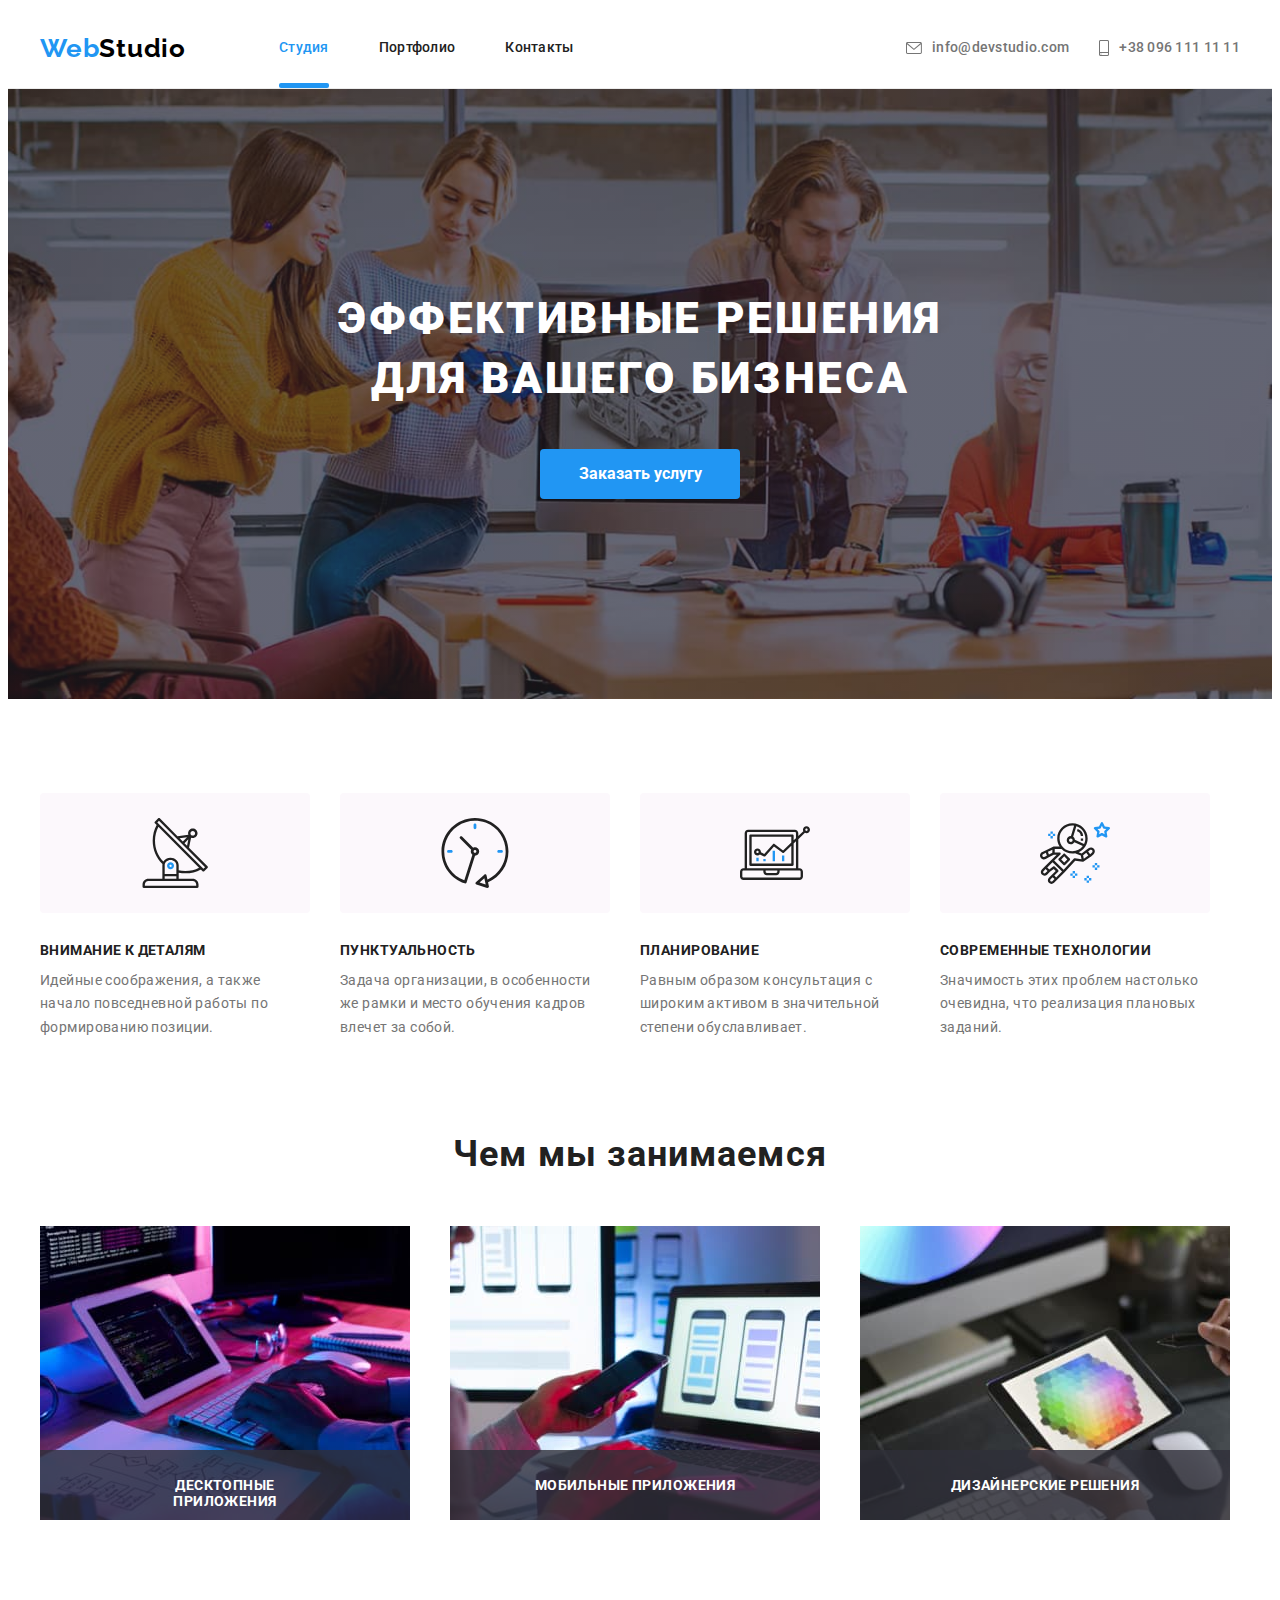
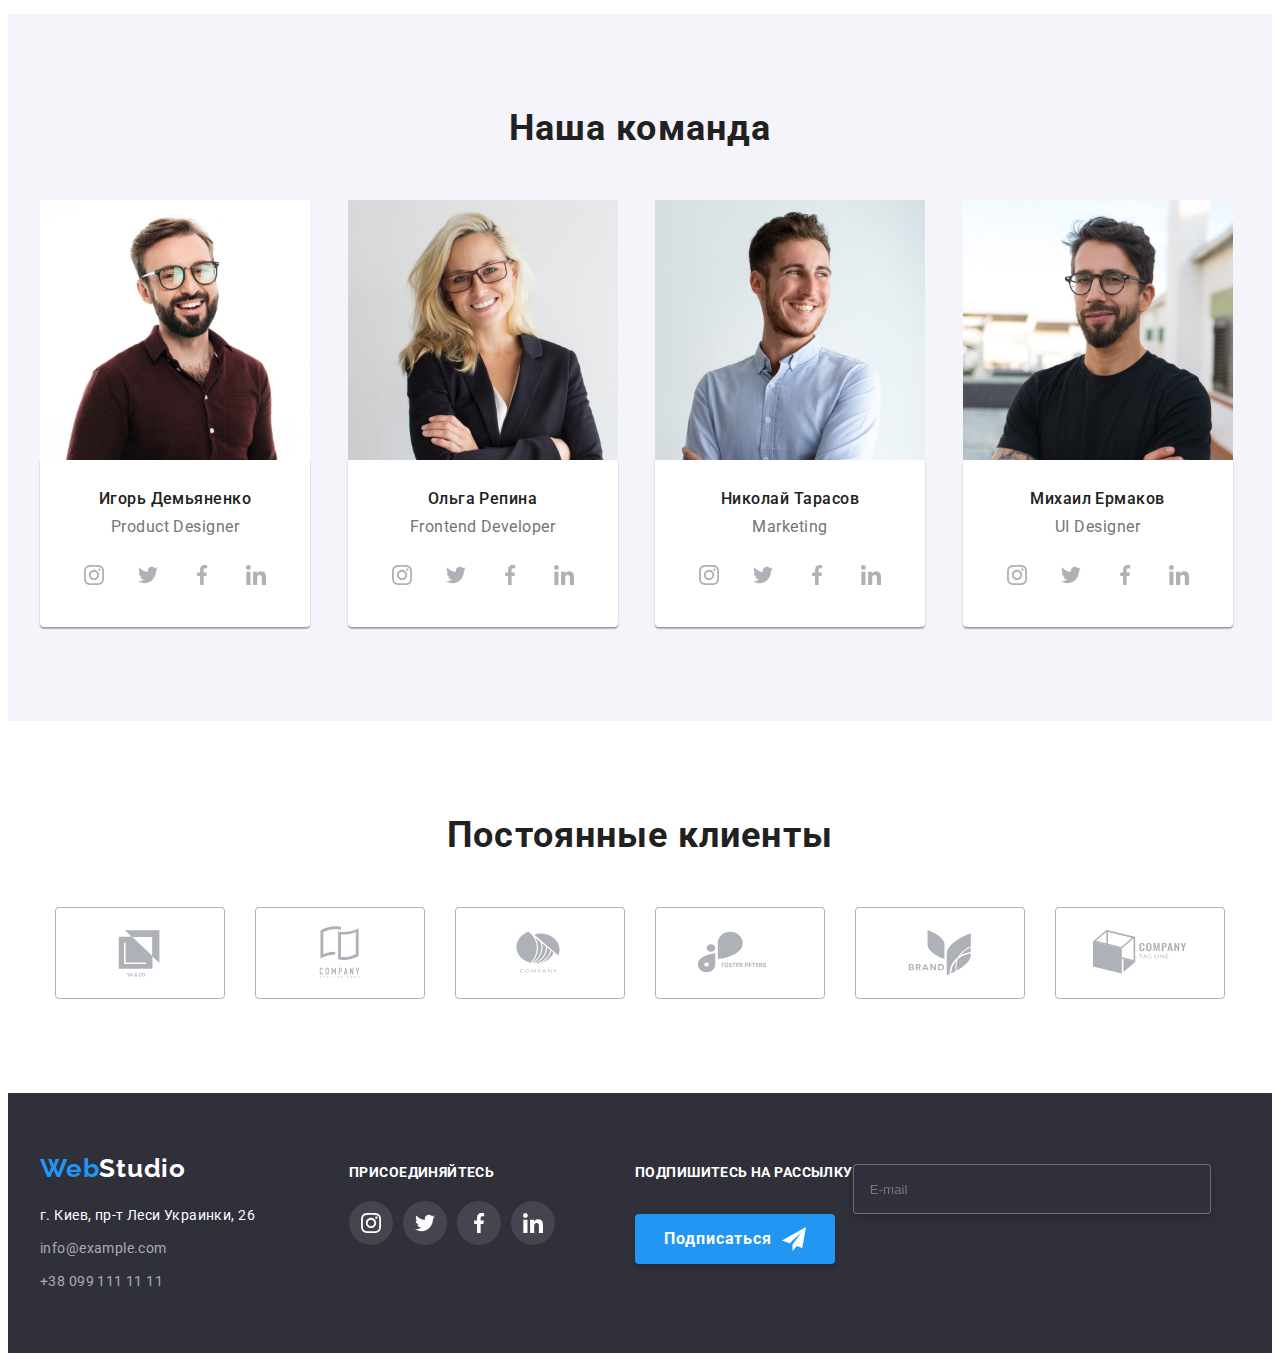
<file: index.html>
<!DOCTYPE html>
<html lang="ru">
<head>
    <meta charset="UTF-8">
    <meta http-equiv="X-UA-Compatible" content="IE=edge">
    <meta name="viewport" content="width=device-width, initial-scale=1.0">
    <title>WebStudio</title>

    <link rel="preconnect" href="https://fonts.googleapis.com">
    <link rel="preconnect" href="https://fonts.gstatic.com" crossorigin>
    <link href="https://fonts.googleapis.com/css2?family=Raleway:wght@700&family=Roboto:wght@400;500;700;900&display=swap" rel="stylesheet">
    
    <link
        rel="stylesheet"
        href="https://cdnjs.cloudflare.com/ajax/libs/modern-normalize/1.1.0/modern-normalize.min.css"
        integrity="sha512-wpPYUAdjBVSE4KJnH1VR1HeZfpl1ub8YT/NKx4PuQ5NmX2tKuGu6U/JRp5y+Y8XG2tV+wKQpNHVUX03MfMFn9Q=="
        crossorigin="anonymous"
        referrerpolicy="no-referrer"
    />

    <link rel="stylesheet" href="./css/styles.css">
</head>

<body>
    <header class="header">
        <div class="container header-container">
        <nav class="header-nav">
            <a class="link logo-header" href="./index.html">Web<span class="logo-header-2">Studio</span></a>
            <ul class="list header-list">
                <li class="nav-list">
                    <a class="link header-link-studio" href="./index.html">Студия</a>
                </li>
                <li class="nav-list">
                    <a class="link header-link" href="./portfolio.html">Портфолио</a>
                </li>
                <li class="nav-list">
                    <a class="link header-link" href="">Контакты</a>
                </li>
            </ul>
        </nav>
        <ul class="list header-contact">
            <li class="header-mail-li">
                <a class="link header-mail-link" href="mailto:info@devstudio.com"> 
                    <svg 
                        class="header-mail-icons" 
                        width="16" 
                        height="12"
                    >
                    <use 
                        href="./img./icons.svg#icon-envelope-hover"
                    ></use>
                    </svg> 
                    info@devstudio.com
                </a>
            </li>
            <li class="header-mail-li"> 
                <a class="link header-tel-link" href="tel:+380961111111"> 
                    <svg 
                        class="header-tel-icons" 
                        width="10" 
                        height="16"
                    >
                    <use 
                        href="./img./icons.svg#icon-smartphone"
                    ></use>
                    </svg> 
                    +38 096 111 11 11</a>
            </li>
        </ul>
        </div>
    </header>

    <main>
        <section class="hero-title">
            <div class="container hero-container">
            <h1 class="hero-h1">Эффективные решения для вашего бизнеса</h1>
            <button type="button" class="hero-button" data-modal-open>Заказать услугу</button>
            </div>
        </section>

        <section class="about">
            <div class="container">
            <ul class="list about-advantage">
                <li class="about-advantage-text">
                    <div class="about-img">
                        <svg 
                            width="70" 
                            height="70"
                        >
                            <use 
                                href="./img./icons.svg#icon-group"
                            ></use>
                        </svg>
                    </div>
                    <h3 class="about-title">Внимание к деталям</h3>
                    <p class="about-text">Идейные соображения, а также начало повседневной работы по формированию позиции.</p>
                </li>
                <li class="about-advantage-text">
                    <div class="about-img">
                        <svg 
                            width="70" 
                            height="70"
                        >
                            <use 
                                href="./img./icons.svg#icon-clock"
                            ></use>
                        </svg>
                    </div>
                    <h3 class="about-title">Пунктуальность</h3>
                    <p class="about-text">Задача организации, в особенности же рамки и место обучения кадров влечет за собой.</p>
                </li>
                <li class="about-advantage-text">
                    <div class="about-img">
                        <svg 
                            width="70" 
                            height="70"
                        >
                            <use 
                                href="./img./icons.svg#icon-diagram"
                            ></use>
                        </svg>
                    </div>
                    <h3 class="about-title">Планирование</h3>
                    <p class="about-text">Равным образом консультация с широким активом в значительной степени обуславливает.</p>
                </li>
                <li class="about-advantage-text">
                    <div class="about-img">
                        <svg 
                            width="70" 
                            height="70"
                        >
                            <use 
                                href="./img./icons.svg#icon-astronaut"
                            ></use>
                        </svg>
                    </div>
                    <h3 class="about-title">Современные технологии</h3>
                    <p class="about-text">Значимость этих проблем настолько очевидна, что реализация плановых заданий.</p>
                </li>
            </ul>
            </div>
        </section>
            
        <section class="activity-box">
            <div class="container">
                <h2 class="activity">Чем мы занимаемся</h2>
                <ul class="list activity-img">
                    <li class="img-activity">
                        <img src="./img./img-1.jpg" alt="чувак печатает на клавиатуре"
                        width="370"
                        height="294">
                        <div class="description-activity">
                            <p class="description-activity-text">Десктопные приложения</p>
                        </div>
                    </li>
                    <li class="img-activity">
                        <img src="./img./img-2.jpg" alt="девушка смотрит в телефон"
                        width="370"
                        height="294">
                        <div class="description-activity">
                            <p class="description-activity-text">Мобильные приложения</p>
                        </div>
                    </li>
                    <li class="img-activity">
                        <img src="./img./img-3.jpg" alt="палитра цветов"
                        width="370"
                        height="294">
                        <div class="description-activity">
                            <p class="description-activity-text">Дизайнерские решения</p>
                        </div>
                    </li>
                </ul>
            </div>
        </section>

        <section class="team-section">
            <div class="container">
            <h2 class="team-h">Наша команда</h2>
            <ul class="list employees">
                <li class="employee">
                    <img src="./img./photo-img-1.jpg" alt="фото сотрудника"
                        width="270"
                        height="260">
                    <div class="name-and-position">
                        <h3 class="team-name">Игорь Демьяненко</h3>
                        <p class="team-profession" lang="en">Product Designer</p>
                        <ul class="team-social-list list">
                            <li class="team-social-item">
                                <a href="" class="team-social-link" target="_blank">
                                    <svg 
                                        class="team-social-icons" 
                                        width="20" 
                                        height="20"
                                    >
                                        <use 
                                            href="./img./icons.svg#icon-instagram"
                                        ></use>
                                    </svg>
                                </a>
                            </li>
                            <li class="team-social-item">
                                <a href="" class="team-social-link" target="_blank">
                                    <svg 
                                        class="team-social-icons" 
                                        width="20" 
                                        height="20"
                                    >
                                        <use 
                                            href="./img./icons.svg#icon-twitter"
                                        ></use>
                                    </svg>
                                </a>
                            </li>
                            <li class="team-social-item">
                                <a href="" class="team-social-link" target="_blank">
                                    <svg 
                                        class="team-social-icons" 
                                        width="20" 
                                        height="20"
                                    >
                                        <use 
                                            href="./img./icons.svg#icon-facebook"
                                        ></use>
                                    </svg>
                                </a>
                            </li>
                            <li class="team-social-item">
                                <a href="" class="team-social-link" target="_blank">
                                    <svg 
                                        class="team-social-icons" 
                                        width="20" 
                                        height="20"
                                    >
                                        <use 
                                            href="./img./icons.svg#icon-linkedin"
                                        ></use>
                                    </svg>
                                </a>
                            </li>
                        </ul>
                    </div>
                </li>
                <li class="employee">
                    <img src="./img./photo-img-2.jpg" alt="фото сотрудника"
                        width="270"
                        height="260">
                    <div class="name-and-position">
                        <h3 class="team-name">Ольга Репина</h3>
                        <p class="team-profession" lang="en">Frontend Developer</p>
                        <ul class="team-social-list list">
                            <li class="team-social-item">
                                <a href="" class="team-social-link" target="_blank">
                                    <svg 
                                        class="team-social-icons" 
                                        width="20" 
                                        height="20"
                                    >
                                        <use 
                                            href="./img./icons.svg#icon-instagram"
                                        ></use>
                                    </svg>
                                </a>
                            </li>
                            <li class="team-social-item">
                                <a href="" class="team-social-link" target="_blank">
                                    <svg 
                                        class="team-social-icons" 
                                        width="20" 
                                        height="20"
                                    >
                                        <use 
                                            href="./img./icons.svg#icon-twitter"
                                        ></use>
                                    </svg>
                                </a>
                            </li>
                            <li class="team-social-item">
                                <a href="" class="team-social-link" target="_blank">
                                    <svg 
                                        class="team-social-icons" 
                                        width="20" 
                                        height="20"
                                    >
                                        <use 
                                            href="./img./icons.svg#icon-facebook"
                                        ></use>
                                    </svg>
                                </a>
                            </li>
                            <li class="team-social-item">
                                <a href="" class="team-social-link" target="_blank">
                                    <svg 
                                        class="team-social-icons" 
                                        width="20" 
                                        height="20"
                                    >
                                        <use 
                                            href="./img./icons.svg#icon-linkedin"
                                        ></use>
                                    </svg>
                                </a>
                            </li>
                        </ul>
                    </div>
                </li>
                <li class="employee">
                    <img src="./img./photo-img-3.jpg" alt="фото сотрудника"
                        width="270"
                        height="260">
                    <div class="name-and-position">
                        <h3 class="team-name">Николай Тарасов</h3>
                        <p class="team-profession" lang="en">Marketing</p>
                        <ul class="team-social-list list">
                            <li class="team-social-item">
                                <a href="" class="team-social-link" target="_blank">
                                    <svg 
                                        class="team-social-icons" 
                                        width="20" 
                                        height="20"
                                    >
                                        <use 
                                            href="./img./icons.svg#icon-instagram"
                                        ></use>
                                    </svg>
                                </a>
                            </li>
                            <li class="team-social-item">
                                <a href="" class="team-social-link" target="_blank">
                                    <svg 
                                        class="team-social-icons" 
                                        width="20" 
                                        height="20"
                                    >
                                        <use 
                                            href="./img./icons.svg#icon-twitter"
                                        ></use>
                                    </svg>
                                </a>
                            </li>
                            <li class="team-social-item">
                                <a href="" class="team-social-link" target="_blank">
                                    <svg 
                                        class="team-social-icons" 
                                        width="20" 
                                        height="20"
                                    >
                                        <use 
                                            href="./img./icons.svg#icon-facebook"
                                        ></use>
                                    </svg>
                                </a>
                            </li>
                            <li class="team-social-item">
                                <a href="" class="team-social-link" target="_blank">
                                    <svg 
                                        class="team-social-icons" 
                                        width="20" 
                                        height="20"
                                    >
                                        <use 
                                            href="./img./icons.svg#icon-linkedin"
                                        ></use>
                                    </svg>
                                </a>
                            </li>
                        </ul>
                    </div>
                </li>
                <li class="employee">
                    <img src="./img./photo-img-4.jpg" alt="фото сотрудника"
                        width="270"
                        height="260">
                    <div class="name-and-position">
                        <h3 class="team-name">Михаил Ермаков</h3>
                        <p class="team-profession" lang="en">UI Designer</p>
                        <ul class="team-social-list list">
                            <li class="team-social-item">
                                <a href="" class="team-social-link" target="_blank">
                                    <svg 
                                        class="team-social-icons" 
                                        width="20" 
                                        height="20"
                                    >
                                        <use 
                                            href="./img./icons.svg#icon-instagram"
                                        ></use>
                                    </svg>
                                </a>
                            </li>
                            <li class="team-social-item">
                                <a href="" class="team-social-link" target="_blank">
                                    <svg 
                                        class="team-social-icons" 
                                        width="20" 
                                        height="20"
                                    >
                                        <use 
                                            href="./img./icons.svg#icon-twitter"
                                        ></use>
                                    </svg>
                                </a>
                            </li>
                            <li class="team-social-item">
                                <a href="" class="team-social-link" target="_blank">
                                    <svg 
                                        class="team-social-icons" 
                                        width="20" 
                                        height="20"
                                    >
                                        <use 
                                            href="./img./icons.svg#icon-facebook"
                                        ></use>
                                    </svg>
                                </a>
                            </li>
                            <li class="team-social-item">
                                <a href="" class="team-social-link" target="_blank">
                                    <svg 
                                        class="team-social-icons" 
                                        width="20" 
                                        height="20"
                                    >
                                        <use 
                                            href="./img./icons.svg#icon-linkedin"
                                        ></use>
                                    </svg>
                                </a>
                            </li>
                        </ul>
                    </div>
                </li>
            </ul>
            </div>  
        </section>

        <section class="clients-section">
            <div class="container">
                <h3 class="clients-title">Постоянные клиенты</h3>
                <ul class="list clients-list">
                    <li class="clients-item">
                        <a href="" class="clients-link" target="_blank">
                            <svg 
                                class="clients-icons" 
                                        width="106" 
                                        height="60"
                                    >
                                        <use 
                                            href="./img./icons.svg#icon-logo1"
                                        ></use>
                                    </svg>
                        </a>
                    </li>
                    <li class="clients-item">
                        <a href="" class="clients-link" target="_blank">
                            <svg 
                                class="clients-icons" 
                                        width="106" 
                                        height="60"
                                    >
                                        <use 
                                            href="./img./icons.svg#icon-logo2"
                                        ></use>
                                    </svg>
                        </a>
                    </li>
                    <li class="clients-item">
                        <a href="" class="clients-link" target="_blank">
                            <svg 
                                class="clients-icons" 
                                        width="106" 
                                        height="60"
                                    >
                                        <use 
                                            href="./img./icons.svg#icon-logo3"
                                        ></use>
                                    </svg>
                        </a>
                    </li>
                    <li class="clients-item">
                        <a href="" class="clients-link" target="_blank">
                            <svg 
                                class="clients-icons" 
                                        width="106" 
                                        height="60"
                                    >
                                        <use 
                                            href="./img./icons.svg#icon-logo4"
                                        ></use>
                                    </svg>
                        </a>
                    </li>
                    <li class="clients-item">
                        <a href="" class="clients-link" target="_blank">
                            <svg 
                                class="clients-icons" 
                                        width="106" 
                                        height="60"
                                    >
                                        <use 
                                            href="./img./icons.svg#icon-logo5"
                                        ></use>
                                    </svg>
                        </a>
                    </li>
                    <li class="clients-item">
                        <a href="" class="clients-link" target="_blank">
                            <svg 
                                class="clients-icons" 
                                        width="106" 
                                        height="60"
                                    >
                                        <use 
                                            href="./img./icons.svg#icon-Logo6"
                                        ></use>
                                    </svg>
                        </a>
                    </li>
                </ul>
            </div>
        </section>
    </main>

    <footer class="footer">
        <div class="container footer-contact-container">
            <div class="footer-contact">
                <a class="link logo-footer" href="">Web<span class="logo-footer-2">Studio</span></a>
                <address>
                    <ul class="list footer-address">
                        <li class="footer-maps"><a class="link address-footer" href="https://goo.gl/maps/dG1WspT11dGawZWf6" target="_blank" rel="noopener noreferrer">г. Киев, пр-т Леси Украинки, 26</a></li>
                        <li class="footer-mail"><a class="link mail-footer" href="mailto:info@example.com">info@example.com</a></li>
                        <li class="footer-tel"><a class="link tel-footer" href="tel:+380991111111">+38 099 111 11 11</a></li>
                    </ul>
                </address>
            </div>
            <div class="footer-social">
                <h4 class="footer-social-text">ПРИСОЕДИНЯЙТЕСЬ</h4>
                <ul class="footer-social-list list">
                    <li class="footer-social-item">
                        <a href="" class="footer-social-link" target="_blank">
                            <svg 
                                class="footer-social-icons" 
                                width="20" 
                                height="20"
                            >
                                <use 
                                    href="./img./icons.svg#icon-instagram"
                                ></use>
                            </svg>
                        </a>
                    </li>
                    <li class="footer-social-item">
                        <a href="" class="footer-social-link" target="_blank">
                            <svg 
                                class="footer-social-icons" 
                                width="20" 
                                height="20"
                            >
                                <use 
                                    href="./img./icons.svg#icon-twitter"
                                ></use>
                            </svg>
                        </a>
                    </li>
                    <li class="footer-social-item">
                        <a href="" class="footer-social-link" target="_blank">
                            <svg 
                                class="footer-social-icons" 
                                width="20" 
                                height="20"
                            >
                                <use 
                                    href="./img./icons.svg#icon-facebook"
                                ></use>
                            </svg>
                        </a>
                    </li>
                    <li class="footer-social-item">
                        <a href="" class="footer-social-link" target="_blank">
                            <svg 
                                class="footer-social-icons" 
                                width="20" 
                                height="20"
                            >
                                <use 
                                    href="./img./icons.svg#icon-linkedin"
                                ></use>
                            </svg>
                        </a>
                    </li>
                </ul>
            </div>
            <div class="footer-form">
                <form class="footer-form-subscription">
                    <p class="footer-form-text">Подпишитесь на рассылку</p>
                    <input 
                        type="email" 
                        name="mail"
                        placeholder="E-mail"
                        >
                    <button type="submit" class="footer-form-button">
                        <span class="footer-form-button-span">Подписаться</span> 
                        <svg 
                            class="footer-form-button-icons" 
                            width="24" 
                            height="24"
                            >
                            <use 
                                href="./img./icons.svg#icon-icon-send-footer"
                            ></use>
                        </svg>
                    </button>
                </form>
            </div>
        </div>
    </footer>



    <div class="backdrop is-hidden" data-modal>
        <div class="modal">
            <button type="button" class="modal-button" data-modal-close>
                <svg 
                class="modal-vector-icons"
                width="11" 
                height="11">
                    <use 
                        href="./img./icons.svg#icon-vector">
                    </use>
                </svg>
            </button>

            <form class="modal-form">
                <p class="modal-form-text">Оставьте свои данные, мы вам перезвоним</p>

                <label class="form-field">
                    <span class="form-label">Имя</span>
                    <input 
                        type="text" 
                        class="form-input" 
                        name="name" 
                        placeholder=""
                        autofocus
                    >
                    <svg 
                        class="modal-form-icons"
                        width="18" 
                        height="18">
                            <use 
                                href="./img./icons.svg#icon-person-black-modal">
                            </use>
                    </svg>
                </label>
                <label class="form-field">
                    <span class="form-label">Телефон</span> 
                    <input 
                        type="tel" 
                        class="form-input" 
                        name="tel" 
                        placeholder=""
                    >
                    <svg 
                        class="modal-form-icons"
                        width="18" 
                        height="18">
                            <use 
                                href="./img./icons.svg#icon-phone-black-modal">
                            </use>
                    </svg>
                </label>
                <label class="form-field">
                    <span class="form-label">Почта</span>
                    <input 
                        type="email" 
                        class="form-input" 
                        name="email" 
                        placeholder=""
                    >
                    <svg 
                        class="modal-form-icons"
                        width="18" 
                        height="18">
                            <use 
                                href="./img./icons.svg#icon-email-black-modal">
                            </use>
                    </svg>
                </label>

                <div class="form-field-comment">
                    <label for="comment" class="form-label">Комментарий</label>
                    <textarea class="modal-comment" name="comment" id="comment" rows="7" placeholder="Введите текст"></textarea>
                </div>

                <label class="form-field-agreement">
                    <input type="checkbox" class="checkbox" name="agreement" value="agreement">
                    <span class="checkbox-icon"></span>
                    <span class="agreement-text">Соглашаюсь с рассылкой и принимаю <a href="" class="agreement-label-link" target="_blank"> Условия договора</a></span>
                </label>

                <div class="modal-form-button-div">
                    <button type="submit" class="modal-form-button">Отправить</button>
                </div>
            </form>
        </div>
    </div>

    <script src="./js/modal.js"></script>

</body>
</html>
</file>
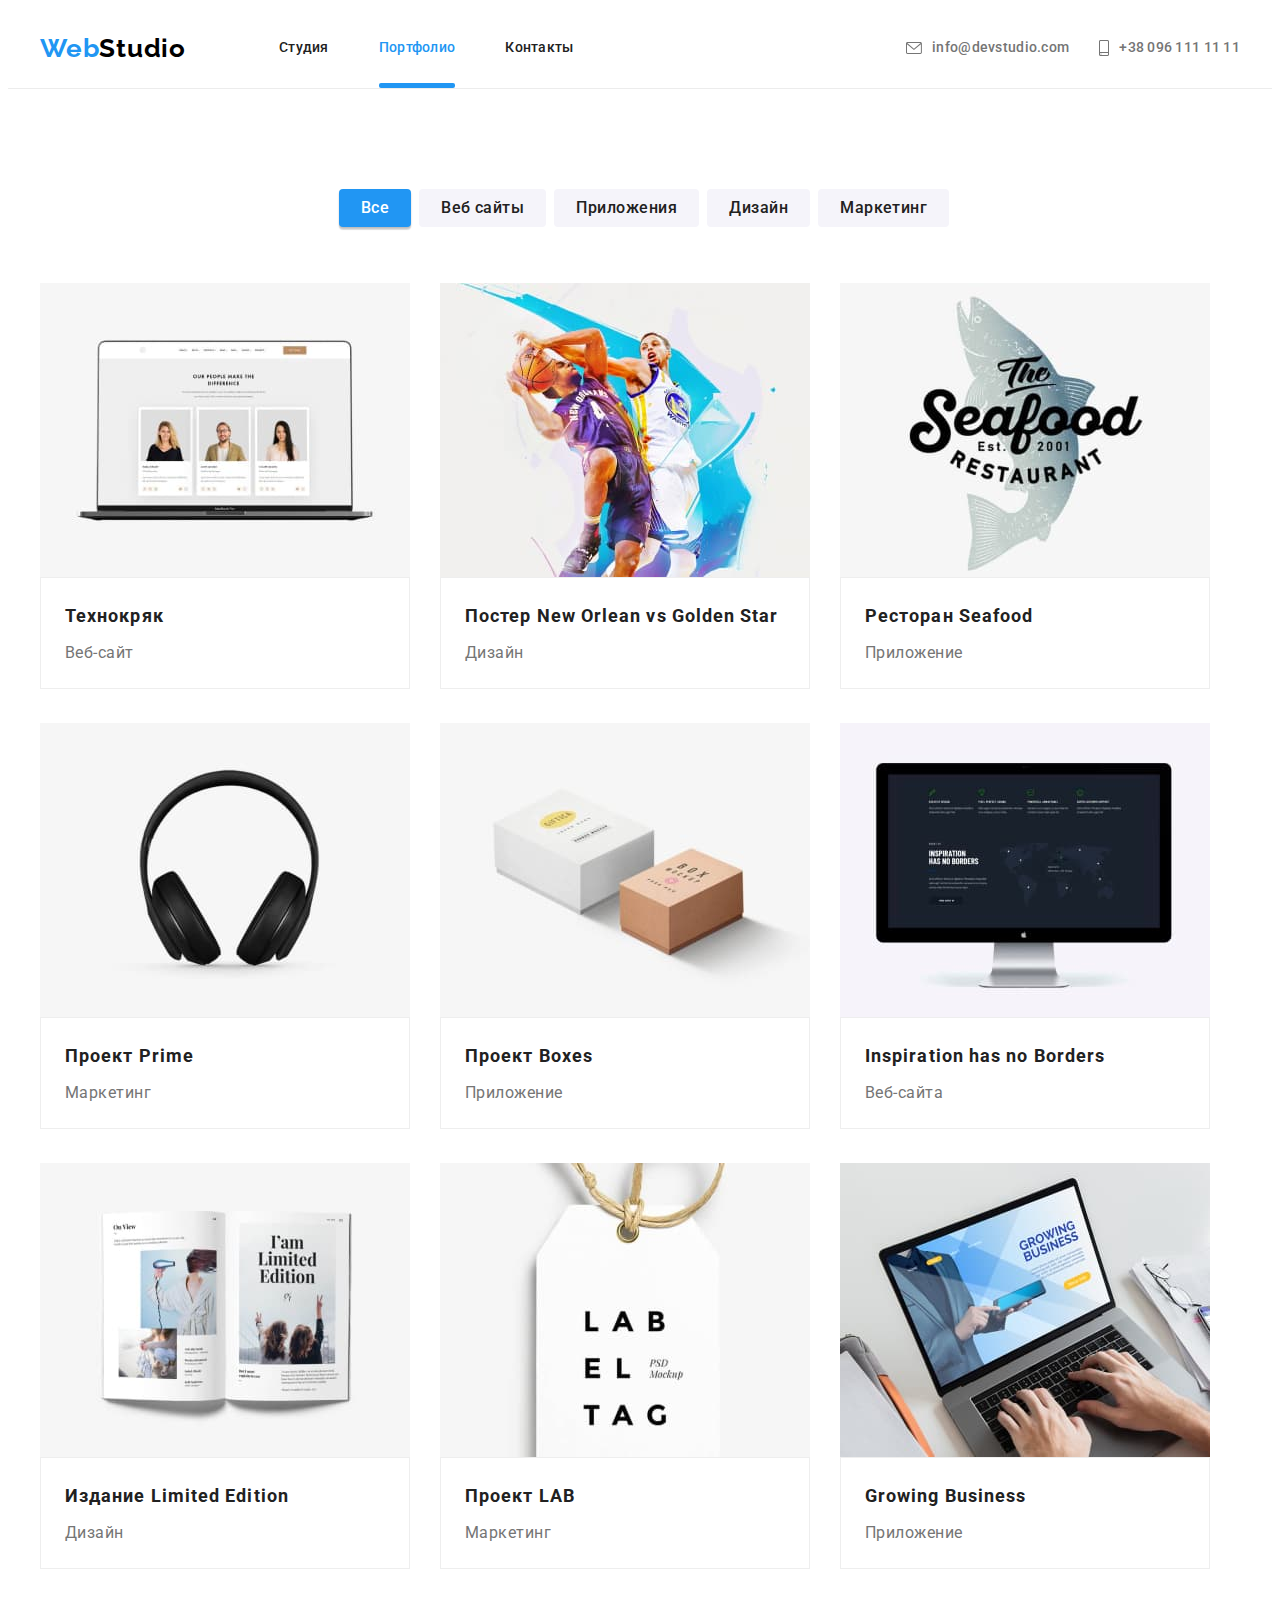
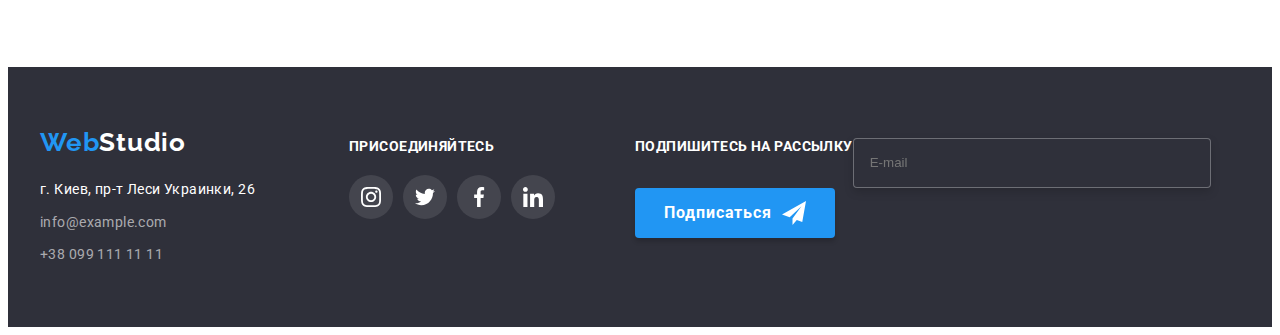
<file: portfolio.html>
<!DOCTYPE html>
<html lang="ru">
<head>
    <meta charset="UTF-8">
    <meta http-equiv="X-UA-Compatible" content="IE=edge">
    <meta name="viewport" content="width=device-width, initial-scale=1.0">
    <title>WebStudio</title>

    <link rel="preconnect" href="https://fonts.googleapis.com">
    <link rel="preconnect" href="https://fonts.gstatic.com" crossorigin>
    <link href="https://fonts.googleapis.com/css2?family=Raleway:wght@700&family=Roboto:wght@400;500;700;900&display=swap" rel="stylesheet">
    
    <link
        rel="stylesheet"
        href="https://cdnjs.cloudflare.com/ajax/libs/modern-normalize/1.1.0/modern-normalize.min.css"
        integrity="sha512-wpPYUAdjBVSE4KJnH1VR1HeZfpl1ub8YT/NKx4PuQ5NmX2tKuGu6U/JRp5y+Y8XG2tV+wKQpNHVUX03MfMFn9Q=="
        crossorigin="anonymous"
        referrerpolicy="no-referrer"
    />

    <link rel="stylesheet" href="./css/styles.css">
</head>

<body>
    <header class="header">
        <div class="container header-container">
        <nav class="header-nav">
            <a class="link logo-header" href="./index.html">Web<span class="logo-header-2">Studio</span></a>
            <ul class="list header-list">
                <li class="nav-list">
                    <a class="link header-link" href="./index.html">Студия</a>
                </li>
                <li class="nav-list">
                    <a class="link header-link-portfolio" href="./portfolio.html">Портфолио</a>
                </li>
                <li class="nav-list">
                    <a class="link header-link" href="">Контакты</a>
                </li>
            </ul>
        </nav>
        <ul class="list header-contact">
            <li class="header-mail-li">
                <a class="link header-mail-link" href="mailto:info@devstudio.com"> 
                    <svg 
                        class="header-mail-icons" 
                        width="16" 
                        height="12"
                    >
                    <use 
                        href="./img./icons.svg#icon-envelope-hover"
                    ></use>
                    </svg> 
                    info@devstudio.com
                </a>
            </li>
            <li class="header-mail-li"> 
                <a class="link header-tel-link" href="tel:+380961111111"> 
                    <svg 
                        class="header-tel-icons" 
                        width="10" 
                        height="16"
                    >
                    <use 
                        href="./img./icons.svg#icon-smartphone"
                    ></use>
                    </svg> 
                    +38 096 111 11 11</a>
            </li>
        </ul>
        </div>
    </header>

    <main>
        <section class="content portfolio-conten">
            <div class="container portfolio-button-div">
                <ul class="list button-portfolio-list">
                    <li class="button-portfolio-li">
                        <button type="button" class="button-portfolio button-portfolio-all">Все</button>
                    </li>
                    <li class="button-portfolio-li">
                        <button type="button" class="button-portfolio">Веб сайты</button>
                    </li>
                    <li class="button-portfolio-li">
                        <button type="button" class="button-portfolio">Приложения</button>
                    </li>
                    <li class="button-portfolio-li">
                        <button type="button" class="button-portfolio">Дизайн</button>
                    </li>
                    <li class="button-portfolio-li">
                        <button type="button" class="button-portfolio">Маркетинг</button>
                    </li>
                </ul>
            </div>
            
            <div class="container">
            <ul class="list project-icons">
                <li class="li-project">
                    <a href="" class="project link"> 
                        <div class="project-content-img">
                            <img src="./img./portfolio-img/img-1.jpg" alt="изображение сайта"
                            width="370"
                            height="294">
                            <div class="project-overlay">
                                <div class="overlay-text">
                                    <p class="overlay-text-p">
                                        Ресурс предлагает комплексные предложения с разным уровнем функционала и сервисов. Все это позволит посетителю получить исчерпывающие сведения о компании или частном лице.
                                    </p>
                                </div>
                            </div>
                        </div>
                        <div class="project-name-portfolio">
                            <h3 class="name-project">Технокряк</h3>
                            <p class="category-project">Веб-сайт</p>
                        </div>
                    </a>
                </li>
                <li class="li-project">
                    <a href="" class="project link"> 
                        <div class="project-content-img">
                            <img src="./img./portfolio-img/img-2.jpg" alt="изображение баскетбольной команды"
                            width="370"
                            height="294">
                            <div class="project-overlay">
                                <div class="overlay-text">
                                    <p class="overlay-text-p">
                                        Ресурс предлагает комплексные предложения с разным уровнем функционала и сервисов. Все это позволит посетителю получить исчерпывающие сведения о компании или частном лице.
                                    </p>
                                </div>
                            </div>
                        </div> 
                        <div class="project-name-portfolio">
                            <h3 class="name-project">Постер New Orlean vs Golden Star</h3>
                            <p class="category-project">Дизайн</p>
                        </div>
                    </a>
                </li>
                <li class="li-project">
                    <a href="" class="project link"> 
                        <div class="project-content-img">
                            <img src="./img./portfolio-img/img-3.jpg" alt="изображение эмблемы ресторана'"
                            width="370"
                            height="294">
                            <div class="project-overlay">
                                <div class="overlay-text">
                                    <p class="overlay-text-p">
                                        Ресурс предлагает комплексные предложения с разным уровнем функционала и сервисов. Все это позволит посетителю получить исчерпывающие сведения о компании или частном лице.
                                    </p>
                                </div>
                            </div>
                        </div> 
                        <div class="project-name-portfolio">
                            <h3 class="name-project">Ресторан Seafood</h3>
                            <p class="category-project">Приложение</p>
                        </div>
                    </a>
                </li>
                <li class="li-project">
                    <a href="" class="project link"> 
                        <div class="project-content-img">
                            <img src="./img./portfolio-img/img-4.jpg" alt="изображение наушников"
                            width="370"
                            height="294">
                            <div class="project-overlay">
                                <div class="overlay-text">
                                    <p class="overlay-text-p">
                                        Ресурс предлагает комплексные предложения с разным уровнем функционала и сервисов. Все это позволит посетителю получить исчерпывающие сведения о компании или частном лице.
                                    </p>
                                </div>
                            </div>
                        </div> 
                        <div class="project-name-portfolio">
                            <h3 class="name-project">Проект Prime</h3>
                            <p class="category-project">Маркетинг</p>
                        </div>
                    </a>
                </li>
                <li class="li-project">
                    <a href="" class="project link"> 
                        <div class="project-content-img">
                            <img src="./img./portfolio-img/img-5.jpg" alt="изображение коробок"
                            width="370"
                            height="294">
                            <div class="project-overlay">
                                <div class="overlay-text">
                                    <p class="overlay-text-p">
                                        Ресурс предлагает комплексные предложения с разным уровнем функционала и сервисов. Все это позволит посетителю получить исчерпывающие сведения о компании или частном лице.
                                    </p>
                                </div>
                            </div>
                        </div> 
                        <div class="project-name-portfolio">
                            <h3 class="name-project">Проект Boxes</h3>
                            <p class="category-project">Приложение</p>
                        </div>
                    </a>
                </li>
                <li class="li-project">
                    <a href="" class="project link"> 
                        <div class="project-content-img">
                            <img src="./img./portfolio-img/img-6.jpg" alt="изображение веб-сайта"
                            width="370"
                            height="294">
                            <div class="project-overlay">
                                <div class="overlay-text">
                                    <p class="overlay-text-p">
                                        Ресурс предлагает комплексные предложения с разным уровнем функционала и сервисов. Все это позволит посетителю получить исчерпывающие сведения о компании или частном лице.
                                    </p>
                                </div>
                            </div>
                        </div> 
                        <div class="project-name-portfolio">
                            <h3 class="name-project" lang="en">Inspiration has no Borders</h3>
                            <p class="category-project">Веб-сайта</p>
                        </div>
                    </a>
                </li>
                <li class="li-project">
                    <a href="" class="project link"> 
                        <div class="project-content-img">
                            <img src="./img./portfolio-img/img-7.jpg" alt="изображение журнала"
                            width="370"
                            height="294">
                            <div class="project-overlay">
                                <div class="overlay-text">
                                    <p class="overlay-text-p">
                                        Ресурс предлагает комплексные предложения с разным уровнем функционала и сервисов. Все это позволит посетителю получить исчерпывающие сведения о компании или частном лице.
                                    </p>
                                </div>
                            </div>
                        </div> 
                        <div class="project-name-portfolio">
                            <h3 class="name-project">Издание Limited Edition</h3>
                            <p class="category-project">Дизайн</p>
                        </div>
                    </a>
                </li>
                <li class="li-project">
                    <a href="" class="project link"> 
                        <div class="project-content-img">
                            <img src="./img./portfolio-img/img-8.jpg" alt="изображение эмблемы"
                            width="370"
                            height="294">
                            <div class="project-overlay">
                                <div class="overlay-text">
                                    <p class="overlay-text-p">
                                        Ресурс предлагает комплексные предложения с разным уровнем функционала и сервисов. Все это позволит посетителю получить исчерпывающие сведения о компании или частном лице.
                                    </p>
                                </div>
                            </div>
                        </div> 
                        <div class="project-name-portfolio">
                            <h3 class="name-project">Проект LAB</h3>
                            <p class="category-project">Маркетинг</p>
                        </div>
                    </a>
                </li>
                <li class="li-project">
                    <a href="" class="project link"> 
                        <div class="project-content-img">
                            <img src="./img./portfolio-img/img-9.jpg" alt="изображение веб-сайта"
                            width="370"
                            height="294">
                            <div class="project-overlay">
                                <div class="overlay-text">
                                    <p class="overlay-text-p">
                                        Ресурс предлагает комплексные предложения с разным уровнем функционала и сервисов. Все это позволит посетителю получить исчерпывающие сведения о компании или частном лице.
                                    </p>
                                </div>
                            </div>
                        </div>
                        <div class="project-name-portfolio">
                            <h3 class="name-project">Growing Business</h3>
                            <p class="category-project">Приложение</p>
                        </div>
                    </a>
                </li>
            </ul>
            </div>
        </section>
    </main>

    <footer class="footer">
        <div class="container footer-contact-container">
            <div class="footer-contact">
                <a class="link logo-footer" href="">Web<span class="logo-footer-2">Studio</span></a>
                <address>
                    <ul class="list footer-address">
                        <li class="footer-maps"><a class="link address-footer" href="https://goo.gl/maps/dG1WspT11dGawZWf6" target="_blank" rel="noopener noreferrer">г. Киев, пр-т Леси Украинки, 26</a></li>
                        <li class="footer-mail"><a class="link mail-footer" href="mailto:info@example.com">info@example.com</a></li>
                        <li class="footer-tel"><a class="link tel-footer" href="tel:+380991111111">+38 099 111 11 11</a></li>
                    </ul>
                </address>
            </div>
            <div class="footer-social">
                <h4 class="footer-social-text">ПРИСОЕДИНЯЙТЕСЬ</h4>
                <ul class="footer-social-list list">
                    <li class="footer-social-item">
                        <a href="" class="footer-social-link" target="_blank">
                            <svg 
                                class="footer-social-icons" 
                                width="20" 
                                height="20"
                            >
                                <use 
                                    href="./img./icons.svg#icon-instagram"
                                ></use>
                            </svg>
                        </a>
                    </li>
                    <li class="footer-social-item">
                        <a href="" class="footer-social-link" target="_blank">
                            <svg 
                                class="footer-social-icons" 
                                width="20" 
                                height="20"
                            >
                                <use 
                                    href="./img./icons.svg#icon-twitter"
                                ></use>
                            </svg>
                        </a>
                    </li>
                    <li class="footer-social-item">
                        <a href="" class="footer-social-link" target="_blank">
                            <svg 
                                class="footer-social-icons" 
                                width="20" 
                                height="20"
                            >
                                <use 
                                    href="./img./icons.svg#icon-facebook"
                                ></use>
                            </svg>
                        </a>
                    </li>
                    <li class="footer-social-item">
                        <a href="" class="footer-social-link" target="_blank">
                            <svg 
                                class="footer-social-icons" 
                                width="20" 
                                height="20"
                            >
                                <use 
                                    href="./img./icons.svg#icon-linkedin"
                                ></use>
                            </svg>
                        </a>
                    </li>
                </ul>
            </div>
            <div class="footer-form">
                <form class="footer-form-subscription">
                    <p class="footer-form-text">Подпишитесь на рассылку</p>
                    <input 
                        type="email" 
                        name="mail"
                        placeholder="E-mail"
                        >
                    <button type="submit" class="footer-form-button">
                        <span class="footer-form-button-span">Подписаться</span> 
                        <svg 
                            class="footer-form-button-icons" 
                            width="24" 
                            height="24"
                            >
                            <use 
                                href="./img./icons.svg#icon-icon-send-footer"
                            ></use>
                        </svg>
                    </button>
                </form>
            </div>
        </div>
    </footer>
</body>
</html>
</file>
<file: css/styles.css>
body {
    font-family:'Roboto' sans-serif;
}

.link {
    text-decoration: none;
}

.list {
    list-style: none;
}

p, h1, h2, h3, h4, h5, h6 {
    margin-top: 0;
    margin-bottom: 0;
}

ul, ol {
    margin-top: 0;
    margin-bottom: 0;
    padding-left: 0;
}

button {
    cursor: pointer;
}

img {
    display: block;
}

.container {
    width: 1200px;
    padding-left: 15px;
    padding-right: 15px;
    margin: 0 auto;
    
}


/* ---------------- HEADER ---------------- */

.header {
    border-bottom: 1px solid #ECECEC;
}

.header-container {
    display: flex;
    align-items: center;
}

.header-nav {
    display: flex;
    align-items: center;
}

.header-list {
    display: flex;
    flex-wrap: wrap;
}

.logo-header {
    margin-right: 93px;
    padding-top: 24px;
    padding-bottom: 24px;

    font-family: Raleway;
    font-style: normal;
    font-weight: bold;
    font-size: 26px;
    line-height: 1.19;
    letter-spacing: 0.03em;
    color: #2196F3;
}

.logo-header-2 {
    color: black;
}

.nav-list:not(:last-child) {
    margin-right: 50px;
}

.nav-list {
    position: relative;
}

.header-link-studio {
    display: block;
    position: relative;
    padding-top: 32px;
    padding-bottom: 32px;

    font-family: Roboto;
    font-style: normal;
    font-weight: 500;
    font-size: 14px;
    line-height: 1.14;
    letter-spacing: 0.02em;
    color: #2196F3;
}

.header-link {
    display: block;
    position: relative;
    padding-top: 32px;
    padding-bottom: 32px;

    font-family: Roboto;
    font-style: normal;
    font-weight: 500;
    font-size: 14px;
    line-height: 1.14;
    letter-spacing: 0.02em;
    color: #212121;

    transition: color 250ms cubic-bezier(0.4, 0, 0.2, 1);
}

.header-link:hover,
.header-link:focus {
    color: #2196F3;
}

.header-link-studio::after {
    content: '';

    position: absolute;
    bottom: 0;
    left: 0;

    display: block;
    width: 100%;
    height: 5px;
    background: #2196F3;
    border-radius: 2px;

    /* opacity: 0;
    transition: opacity 250ms cubic-bezier(0.4, 0, 0.2, 1); */
}

/* -- header-portfolio -- */
.header-link-portfolio {
    display: block;
    position: relative;
    padding-top: 32px;
    padding-bottom: 32px;

    font-family: Roboto;
    font-style: normal;
    font-weight: 500;
    font-size: 14px;
    line-height: 1.14;
    letter-spacing: 0.02em;
    color: #2196F3;
}

.header-link-portfolio::after {
    content: '';

    position: absolute;
    bottom: 0;
    left: 0;

    display: block;
    width: 100%;
    height: 5px;
    background: #2196F3;
    border-radius: 2px;
}

/* .header-link:hover::after,
.header-link:focus::after {
    opacity: 1;
} */

.header-contact {
    display: flex;
    margin-left: auto;
}

.header-mail-li:not(:last-child) {
    margin-right: 30px;
}

.header-mail-link {
    display: flex;
    justify-content: center;
    align-items: center;
    padding-top: 32px;
    padding-bottom: 32px;

    font-family: Roboto;
    font-style: normal;
    font-weight: 500;
    font-size: 14px;
    line-height: 1.14;
    letter-spacing: 0.02em;
    color: #757575;

    transition: color 250ms cubic-bezier(0.4, 0, 0.2, 1);
}

.header-mail-icons {
    fill: currentColor;
    display: block;
    background-position: center;
    background-size: cover;
    margin-right: 10px;
}

.header-mail-link:hover,
.header-mail-link:focus {
    color: #2196F3;
}

.header-tel-link {
    display: flex;
    justify-content: center;
    align-items: center;
    padding-top: 32px;
    padding-bottom: 32px;

    font-family: Roboto;
    font-style: normal;
    font-weight: 500;
    font-size: 14px;
    line-height: 1.14;
    letter-spacing: 0.02em;
    color: #757575;

    transition: color 250ms cubic-bezier(0.4, 0, 0.2, 1);
}

.header-tel-icons {
    fill: currentColor;
    display: block;
    background-position: center;
    background-size: cover;
    margin-right: 10px;
}

.header-tel-link:hover,
.header-tel-link:focus {
    color: #2196F3;
}


/* ---------------- HERO ---------------- */

.hero-title {
    padding-top: 200px;
    padding-bottom: 200px;
    max-height: 600px;
    max-width: 1600px;
    margin-left: auto;
    margin-right: auto;

    background-image: linear-gradient(
        rgba(47, 48, 58, 0.4), 
        rgba(47, 48, 58, 0.4)
        ), url(../img./hero-bg.jpg);
    background-color: #2F303A;
    background-repeat: no-repeat;
    background-position: center;
    background-size: cover;
}

.hero-container {
    display: flex;
    flex-direction: column;
    align-items: center;
}

.hero-h1 {
    margin-bottom: 40px;
    max-width: 696px;

    font-family: Roboto;
    font-style: normal;
    font-weight: 900;
    font-size: 44px;
    line-height: 1.36;
    text-align: center;
    letter-spacing: 0.06em;
    text-transform: uppercase;
    color: #FFFFFF;
}

.hero-button {
    width: 200px;
    min-height: 50px;

    font-family: Roboto;
    font-style: normal;
    font-weight: bold;
    font-size: 16px;
    line-height: 1.87;
    text-align: center;
    color: #FFFFFF;
    background-color: #2196F3;
    cursor: pointer;
    border: none;
    border-radius: 4px;

    transition: background-color 250ms cubic-bezier(0.4, 0, 0.2, 1);
}

.hero-button:hover,
.hero-button:focus {
    background-color: #147dd3;
}

.backdrop {
    position: fixed;
    /* z-index: 100; */
    top: 0;
    left: 0;
    width: 100%;
    height: 100%;
    background-color: rgba(0, 0, 0, 0.2);
}

/* ---------------- MODAL WINDOW ---------------- */

.backdrop.is-hidden {
    opacity: 0;
    pointer-events: none;
    visibility: hidden;
}

.backdrop {
    transition: opacity 250ms cubic-bezier(0.4, 0, 0.2, 1), visibility 250ms cubic-bezier(0.4, 0, 0.2, 1);
}

.modal {
    position: absolute;
    top: 50%;
    left: 50%;
    min-width: 528px;
    min-height: 581px;
    padding: 40px;

    background-color: #fff;
    box-shadow: 0px 1px 3px rgba(0, 0, 0, 0.12), 0px 1px 1px rgba(0, 0, 0, 0.14), 0px 2px 1px rgba(0, 0, 0, 0.2);
    border-radius: 4px;

    transform: translate(-50%, -50%)scale(1);

}

.modal-button {
    position: absolute;
    top: 9px;
    right: 9px;
    min-width: 30px;
    min-height: 30px;

    border-radius: 50%;
    background: #FFFFFF;
    border: 1px solid rgba(0, 0, 0, 0.1);
    box-sizing: border-box;
}

.modal-button:hover,
.modal-button:focus {
    fill: #2196F3;
}

.form-field {
    position: relative;
    display: flex;
    flex-direction: column;
    margin-bottom: 10px;
}

.modal-form-text {
    margin-bottom: 12px;

    font-family: 'Roboto';
    font-style: normal;
    font-weight: 700;
    font-size: 20px;
    line-height: 23px; 
    text-align: center;
    letter-spacing: 0.03em;
    color: #212121;
}

.form-label {
    margin-bottom: 4px;

    font-family: 'Roboto';
    font-style: normal;
    font-weight: 400;
    font-size: 12px;
    line-height: 14px;
    letter-spacing: 0.01em;
    color: #757575;
}

.form-input {
    position: relative;

    width: 448px;
    height: 40px;
    padding-top: 12px;
    padding-bottom: 12px;
    padding-left: 42px;

    border: 1px solid rgba(33, 33, 33, 0.2);
    box-sizing: border-box;
    border-radius: 4px;
    transition: border 250ms cubic-bezier(0.4, 0, 0.2, 1);

    font-size: 14px;
}

.modal-form-icons {
    position: absolute;
    top: 29px;
    left: 12px;

    transition: fill 250ms cubic-bezier(0.4, 0, 0.2, 1);
}

.form-field:hover > .modal-form-icons,
.form-field:focus-within > .modal-form-icons {
    fill: #2196F3;
}

.form-field:hover > .form-input,
.form-field:focus-within > .form-input {
    border: 1px solid #2196F3;
}

.form-field-comment {
    display: flex;
    flex-direction: column;
    margin-bottom: 20px;
}

.modal-comment {
    width: 448px;
    height: 120px;
    padding: 12px 16px 12px 16px;
    font-size: 14px;
    resize: none;

    border: 1px solid rgba(33, 33, 33, 0.2);
    box-sizing: border-box;
    border-radius: 4px;
    transition: border 250ms cubic-bezier(0.4, 0, 0.2, 1);
}

.modal-comment:hover,
.modal-comment:focus {
    border: 1px solid #2196F3;
}

.form-field-agreement {
    display: flex;
    justify-content: center;
    align-items: center;
    margin-bottom: 30px;
}

.checkbox {
    -webkit-appearance: none;
    -moz-appearance: none;
    appearance: none;

    position: absolute; 
}

.checkbox-icon {
    margin-right: 8px;

    display: inline-block;
    width: 16px;
    height: 15px;
    border: 2px solid #212121;
    border-radius: 3px;
    cursor: pointer;
}

.checkbox:hover + .checkbox-icon, 
.checkbox:focus + .checkbox-icon {
    border: 2px solid #2196F3;
}

.checkbox:checked + .checkbox-icon {
    border: 2px solid #2196F3;
    background-color: #2196F3;
    background-image: url(../img./vector-2.svg);
    background-size: contain;
    background-origin: border-box;
}

.agreement-text {
    font-family: 'Roboto';
    font-style: normal;
    font-weight: 400;
    font-size: 14px;
    line-height: 24px;
    letter-spacing: 0.03em;
    color: #757575;
}

.agreement-label-link {
    font-family: 'Roboto';
    font-style: normal;
    font-weight: 400;
    font-size: 14px;
    line-height: 24px;
    letter-spacing: 0.03em;
    color: #2196F3;
}

.modal-form-button-div {
    display: flex;
    justify-content: center;
}

.modal-form-button {
    min-width: 200px;
    min-height: 50px;
    padding: 10px 55px 10px 55px;

    background: #188CE8;
    box-shadow: 0px 4px 4px rgba(0, 0, 0, 0.15);
    border: none;
    border-radius: 4px;
    transition: background-color 250ms cubic-bezier(0.4, 0, 0.2, 1);

    font-family: 'Roboto';
    font-style: normal;
    font-weight: 700;
    font-size: 16px;
    line-height: 30px;
    letter-spacing: 0.06em;
    color: #FFFFFF;
}

.modal-form-button:hover,
.modal-form-button:focus {
    background-color: #147dd3;
}


/* ---------------- ABOUT ---------------- */

.about {
    padding-top: 94px;
    padding-bottom: 94px;
}

.about-advantage {
    display: flex;
    flex-wrap: wrap;
    margin-left: -30px;
}

.about-advantage-text {
    max-width: 270px;
    width: calc(100% / 4 - 30px);
    margin-left: 30px;
}

.about-img {
    display: flex;
    justify-content: center;
    align-items: center;
    margin-bottom: 30px;
    width: 270px;
    height: 120px;
    background-color: #fcf8fc;
    border-radius: 4px;
}

.about-title {
    margin-bottom: 10px;
    font-family: Roboto;
    font-style: normal;
    font-weight: bold;
    font-size: 14px;
    line-height: 1.14;
    letter-spacing: 0.03em;
    text-transform: uppercase;
    color: #212121;
}

.about-text {
    font-family: Roboto;
    font-style: normal;
    font-weight: normal;
    font-size: 14px;
    line-height: 1.7;
    letter-spacing: 0.03em;
    color: #757575;
}


/* ---------------- ACTIVITY ---------------- */

.activity-box {
    padding-bottom: 94px;
}

.activity {
    margin-bottom: 50px;
    font-family: Roboto;
    font-style: normal;
    font-weight: bold;
    font-size: 36px;
    line-height: 1.16;
    text-align: center;
    letter-spacing: 0.03em;
    color: #212121;
}

.activity-img {
    position: relative;
    display: flex;
    flex-wrap: wrap;
    margin-left: -30px;
}

.img-activity {
    width: calc(100% / 3 - 30px);
    margin-left: 30px;
}

.description-activity {
    position: absolute;
    bottom: 0;
    display: flex;
    justify-content: center;
    align-items: center;
    width: 370px;
    height: 70px;
    background-color: rgba(47, 48, 58, 0.8);
}

.description-activity-text {
    width: 205px;
    height: 16px;
    left: 298px;
    top: 1462px;
    font-family: 'Roboto';
    font-style: normal;
    font-weight: 700;
    font-size: 14px;
    line-height: 16px;
    text-align: center;
    letter-spacing: 0.03em;
    text-transform: uppercase;
    color: #ffffff;
}


/* ---------------- TEAM ---------------- */

.team-section {
    background: #F5F4FA;
    padding-bottom: 94px;
    padding-top: 94px;
}

.team-h {
    margin-bottom: 50px;
    font-family: Roboto;
    font-style: normal;
    font-weight: bold;
    font-size: 36px;
    line-height: 1.16;
    text-align: center;
    letter-spacing: 0.03em;
    color: #212121;
}

.employees {
    display: flex;
    flex-wrap: wrap;
    margin-left: -30px;
}

.employee {
    width: calc(100% / 4 - 30px);
    margin-left: 30px;
}

.name-and-position {
    padding-top: 30px;
    padding-bottom: 30px;
    background-color: #fff;
    width: 270px;
    border-radius: 0px 0px 4px 4px;
    box-shadow: 0px 1px 3px rgba(0, 0, 0, 0.12), 0px 1px 1px rgba(0, 0, 0, 0.14), 0px 2px 1px rgba(0, 0, 0, 0.2);
}

.team-name {
    margin-bottom: 10px;
    font-family: Roboto;
    font-style: normal;
    font-weight: 500;
    font-size: 16px;
    line-height: 1.18;
    text-align: center;
    letter-spacing: 0.03em;
    color: #212121;
}

.team-profession {
    margin-bottom: 16px;
    font-family: Roboto;
    font-style: normal;
    font-weight: normal;
    font-size: 16px;
    line-height: 1.18;
    text-align: center;
    letter-spacing: 0.03em;
    color: #757575;
}

.team-social-list {
    display: flex;
    justify-content: center;
}

.team-social-item + .team-social-item {
    margin-left: 10px;
}

.team-social-link {
    display: flex;
    justify-content: center;
    align-items: center;
    width: 44px;
    height: 44px;
    background-color: #FFFFFF;
    border-radius: 50%;

    transition: background-color 250ms cubic-bezier(0.4, 0, 0.2, 1);
}

.team-social-icons {
    fill: #AFB1B8;
    transition: fill 250ms cubic-bezier(0.4, 0, 0.2, 1);
}

.team-social-link:hover,
.team-social-link:focus {
    background-color: #2196F3;
}

.team-social-link:hover .team-social-icons, 
.team-social-link:focus .team-social-icons {
    fill: #FFFFFF;
}


/* ---------------- CLIENTS ---------------- */

.clients-section { 
    padding-top: 94px;
    padding-bottom: 94px;
}

.clients-title {
    margin-bottom: 50px;
    font-family: Roboto;
    font-style: normal;
    font-weight: bold;
    font-size: 36px;
    line-height: 1.16;
    text-align: center;
    letter-spacing: 0.03em;
    color: #212121;
}

.clients-list {
    display: flex;
    justify-content: center;
}

.clients-item + .clients-item {
    margin-left: 30px;
}

.clients-link {
    display: flex;
    justify-content: center;
    align-items: center;

    width: 170px;
    height: 92px;
    border: 1px solid #AFB1B8;
    box-sizing: border-box;
    border-radius: 4px; 
    color: #AFB1B8;

    transition: color 250ms cubic-bezier(0.4, 0, 0.2, 1), border 250ms cubic-bezier(0.4, 0, 0.2, 1);
}

.clients-icons {
    fill: currentColor;
}

.clients-link:hover,
.clients-link:focus {
    color: #2196F3;
    border: 1px solid #2196F3;
}


/* ---------------- FOOTER ---------------- */

.footer {
    padding-top: 60px;
    padding-bottom: 60px;
    background-color: #2F303A;
}

.footer-contact-container {
    display: flex;
    align-items: baseline;
}

.footer-contact {
    margin-right: 70px;
}

.footer-social {
    margin-right: 80px;
}

.logo-footer {
    display: inline-block;
    margin-bottom: 20px;

    font-family: Raleway;
    font-style: normal;
    font-weight: bold;
    font-size: 26px;
    line-height: 1.19;
    letter-spacing: 0.03em;
    color: #2196F3;
    margin-right: 93px;
}

.logo-footer-2 {
    color: #FFFFFF;
}

.footer-address {
    display: inline-block;
}

.address-footer {
    display: inline-block;
    font-family: Roboto;
    font-style: normal;
    font-weight: normal;
    font-size: 14px;
    line-height: 1.7;
    letter-spacing: 0.03em;
    color: #FFFFFF;

    transition: color 250ms cubic-bezier(0.4, 0, 0.2, 1);
}

.address-footer:hover,
.address-footer:focus {
    color: #a3a3a3;
}

.mail-footer {
    display: inline-block;
    font-family: Roboto;
    font-style: normal;
    font-weight: normal;
    font-size: 14px;
    line-height: 1.7;
    letter-spacing: 0.03em;
    color: #ffffff99;

    transition: color 250ms cubic-bezier(0.4, 0, 0.2, 1);
}

.footer-mail {
    margin-top: 9px;
    margin-bottom: 9px;  
}

.mail-footer:hover,
.mail-footer:focus {
    color: #ffffffe1;
}

.tel-footer {
    display: inline-block;
    font-family: Roboto;
    font-style: normal;
    font-weight: normal;
    font-size: 14px;
    line-height: 1.7;
    letter-spacing: 0.03em;
    color: #ffffff99;

    transition: color 250ms cubic-bezier(0.4, 0, 0.2, 1);
}

.tel-footer:hover,
.tel-footer:focus {
    color: #ffffffe1;
}

.footer-social-text {
    margin-bottom: 20px;
    font-family: Roboto;
    font-style: normal;
    font-weight: bold;
    font-size: 14px;
    line-height: 1.14;
    letter-spacing: 0.03em;
    text-transform: uppercase;
    color: #ffffff;
}

.footer-social-list {
    display: flex;
    justify-content: center;
}

.footer-social-item + .footer-social-item {
    margin-left: 10px;
}

.footer-social-link {
    display: flex;
    justify-content: center;
    align-items: center;
    
    width: 44px;
    height: 44px;
    background: rgba(255, 255, 255, 0.1);
    border-radius: 50%;
    color: #ffffff;

    transition: background-color 250ms cubic-bezier(0.4, 0, 0.2, 1);
}

.footer-social-icons {
    fill: currentColor;
}

.footer-social-link:hover,
.footer-social-link:focus {
    background-color: #2196F3;
}

.footer-form-subscription {
display: flex;
flex-wrap: wrap;
}

.footer-form-text {
    margin-bottom: 20px;
    
    font-family: 'Roboto';
    font-style: normal;
    font-weight: 700;
    font-size: 14px;
    line-height: 16px;
    letter-spacing: 0.03em;
    text-transform: uppercase;
    color: #FFFFFF;
}


.footer-form input {
    margin-right: 12px;

    width: 358px;
    height: 50px;
    padding-top: 15px;
    padding-bottom: 15px;
    padding-left: 16px;
    color: #fff;
    background-color: #2F303A;

    border: 1px solid rgba(255, 255, 255, 0.3);
    box-sizing: border-box;
    filter: drop-shadow(0px 4px 4px rgba(0, 0, 0, 0.15));
    border-radius: 4px;
}

input:hover {
    border: 1px solid rgba(207, 207, 207, 0.76);
}

.footer-form-button {
    display: flex;
    align-items: center;
    justify-content: center;

    min-width: 200px;
    min-height: 50px;

    background-color: #2196F3;
    box-shadow: 0px 4px 4px rgba(0, 0, 0, 0.15);
    border-radius: 4px;
    border: none;

    transition: background-color 250ms cubic-bezier(0.4, 0, 0.2, 1);
}

.footer-form-button:hover,
.footer-form-button:focus {
    background-color: #1673c0;
}

.footer-form-button-span {
    font-family: 'Roboto';
    font-style: normal;
    font-weight: 700;
    font-size: 16px;
    line-height: 30px;
    letter-spacing: 0.06em;
    color: #FFFFFF;
    margin-right: 10px;
}

/* .footer-form-button-icons {
    margin-left: 10px;
} */







/* - - - - - - - PORTFOLIO - - - - - - - */

/* ---------------- BUTTON ---------------- */

.portfolio-conten {
    padding-top: 100px;
    padding-bottom: 94px;
}
.portfolio-button-div {
    margin-bottom: 56px;
}

.button-portfolio-list {
    display: flex;
    flex-wrap: wrap;
    justify-content: center;
    margin-left: 8px;
}

.button-portfolio-li:not(:last-child) {
    margin-right: 8px;
}

.button-portfolio {
    flex-basis: calc(100% / 5 - 8px);
    padding-top: 6px;
    padding-right: 22px;
    padding-bottom: 6px;
    padding-left: 22px;

    font-family: Roboto;
    font-style: normal;
    font-weight: 500;
    font-size: 16px;
    line-height: 1.62;
    text-align: center;
    letter-spacing: 0.03em;
    color: #212121;
    cursor: pointer;
    background-color: #F5F4FA;
    border-radius: 4px;
    border: none;

    transition: background-color 250ms cubic-bezier(0.4, 0, 0.2, 1),
                color 250ms cubic-bezier(0.4, 0, 0.2, 1),
                box-shadow 250ms cubic-bezier(0.4, 0, 0.2, 1);
}

.button-portfolio:hover,
.button-portfolio:focus {
    background-color: #2196F3;
    color: #FFFFFF;
    box-shadow: 0px 3px 1px rgba(0, 0, 0, 0.1), 0px 1px 2px rgba(0, 0, 0, 0.08), 0px 2px 2px rgba(0, 0, 0, 0.12);
}

.button-portfolio-all {
    background-color: #2196F3;
    color: #FFFFFF;
    box-shadow: 0px 3px 1px rgba(0, 0, 0, 0.1), 0px 1px 2px rgba(0, 0, 0, 0.08), 0px 2px 2px rgba(0, 0, 0, 0.12);
}

/* ---------------- CONTENT ---------------- */

.project-icons {
    display: flex;
    flex-wrap: wrap;
    margin-left: -30px;
    margin-bottom: -30px;
}

.project {
    display: inline-block;
    position: relative;
    flex-basis: calc(100% / 9 - 30px);
    margin-left: 30px;
    margin-bottom: 30px;
    
    overflow: hidden;
    transition: box-shadow 250ms cubic-bezier(0.4, 0, 0.2, 1);
}

.project:hover,
.project:focus {
    box-shadow: 0px 1px 1px rgba(0, 0, 0, 0.12), 0px 4px 4px rgba(0, 0, 0, 0.06), 1px 4px 6px rgba(0, 0, 0, 0.16);
}

.project:hover .project-overlay,
.project:focus .project-overlay {
    transform: translateY(0);
    opacity: 1;
}

.project:hover .overlay-text,
.project:focus .overlay-text {
    opacity: 1;
}

.project-content-img {
    position: relative;
    width: 370px;
    height: 294px;
}

.project-overlay {
    display: inline-block;

    position: absolute;
    top: 0;
    left: 0;
    width: 100%;
    height: 100%;
    background-color: rgba(33, 150, 243, 0.9);
    
    /* opacity: 0; */

    transform: translateY(101%);
    transition: transform 250ms cubic-bezier(0.4, 0, 0.2, 1);
}

.overlay-text {
    position: absolute;
    top: 50%;
    left: 50%;
    transform: translate(-50%, -50%);

    width: 322px;
    height: 168px;
    
    z-index: 100;
    opacity: 0;
    transition: opacity 250ms cubic-bezier(0.4, 0, 0.2, 1);
}

.overlay-text-p {
    font-family: 'Roboto';
    font-style: normal;
    font-weight: 400;
    font-size: 18px;
    line-height: 28px;
    letter-spacing: 0.03em;
    color: #FFFFFF;
}

.project-name-portfolio {
    position: relative;
    padding-top: 20px;
    padding-right: 24px;
    padding-bottom: 20px;
    padding-left: 24px;

    background: #FFFFFF;
    border: 1px solid #EEEEEE;
    box-sizing: border-box;
}

.name-project {
    margin-bottom: 4px;
    
    font-family: Roboto;
    font-style: normal;
    font-weight: bold;
    font-size: 18px;
    line-height: 2;
    letter-spacing: 0.06em;
    color: #212121;
}

.category-project {
    font-family: Roboto;
    font-style: normal;
    font-weight: normal;
    font-size: 16px;
    line-height: 30px;
    letter-spacing: 0.03em;
    color: #757575;
}
</file>
